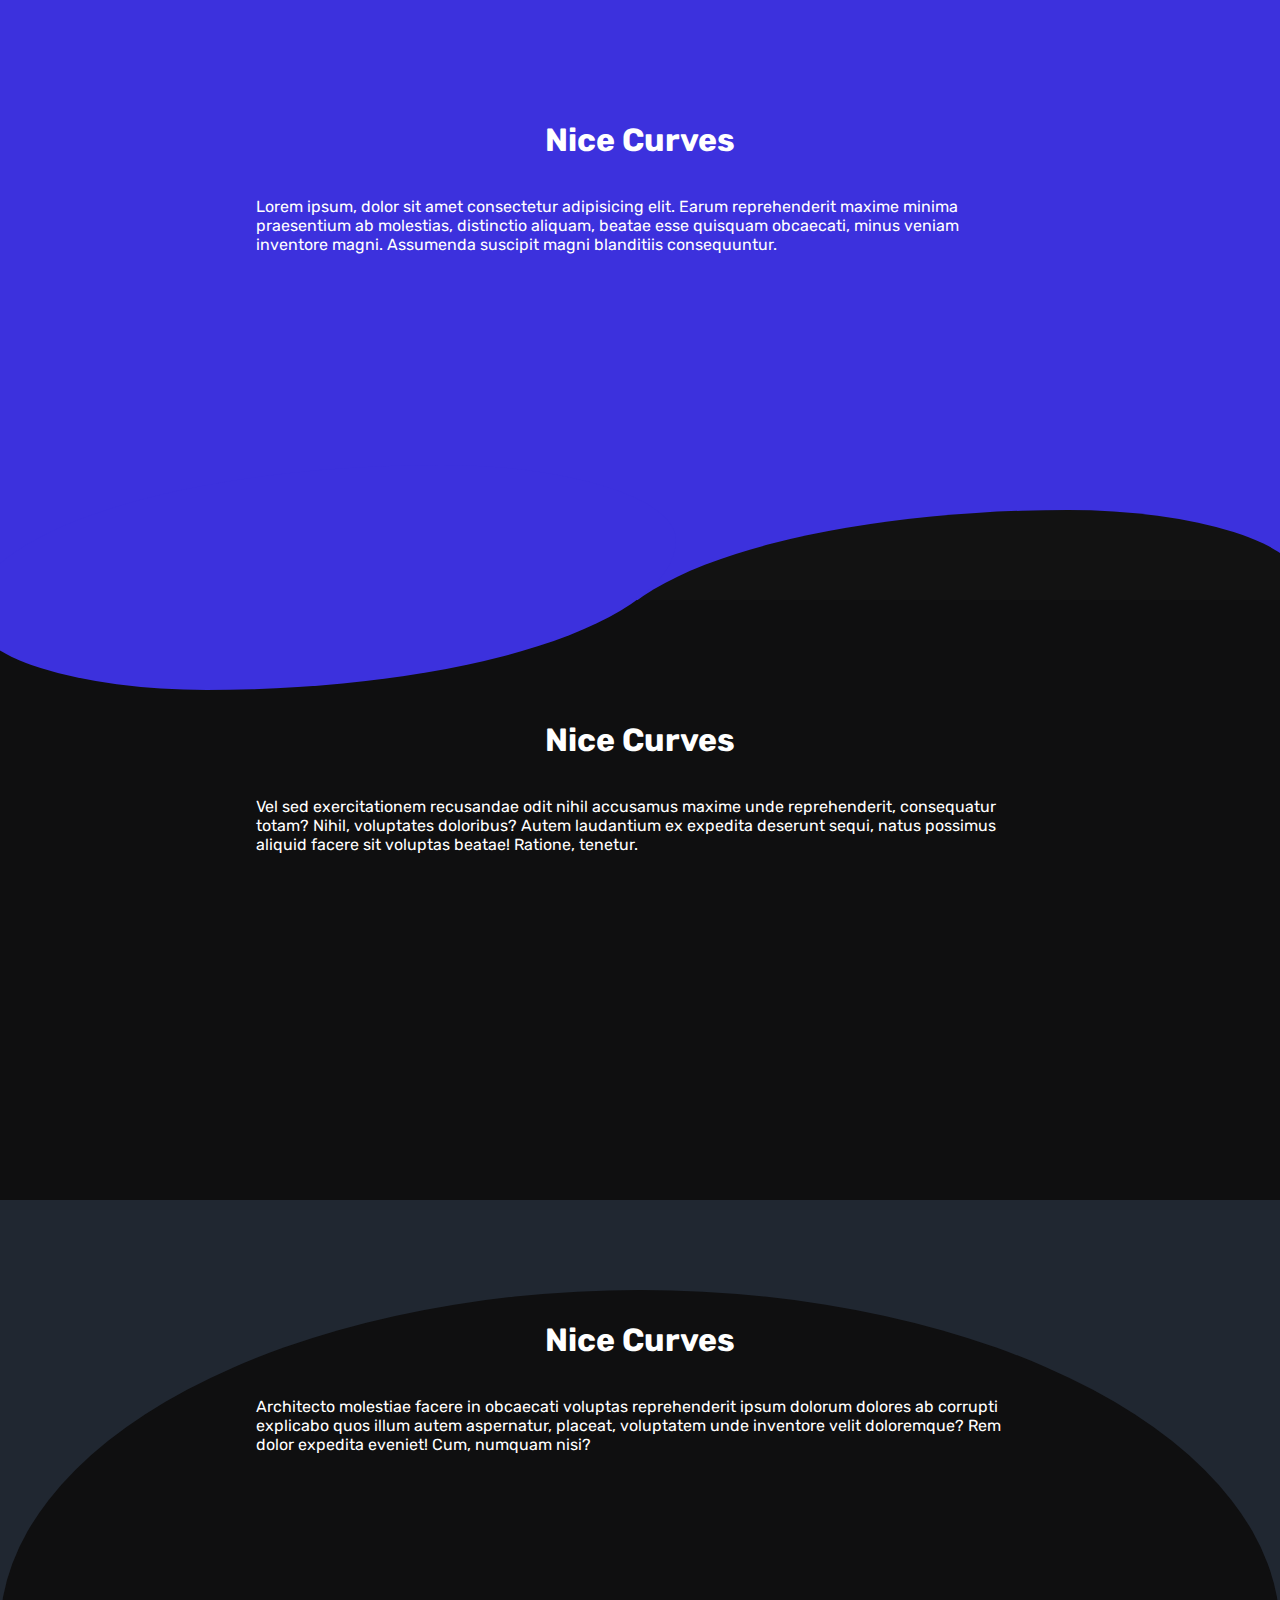
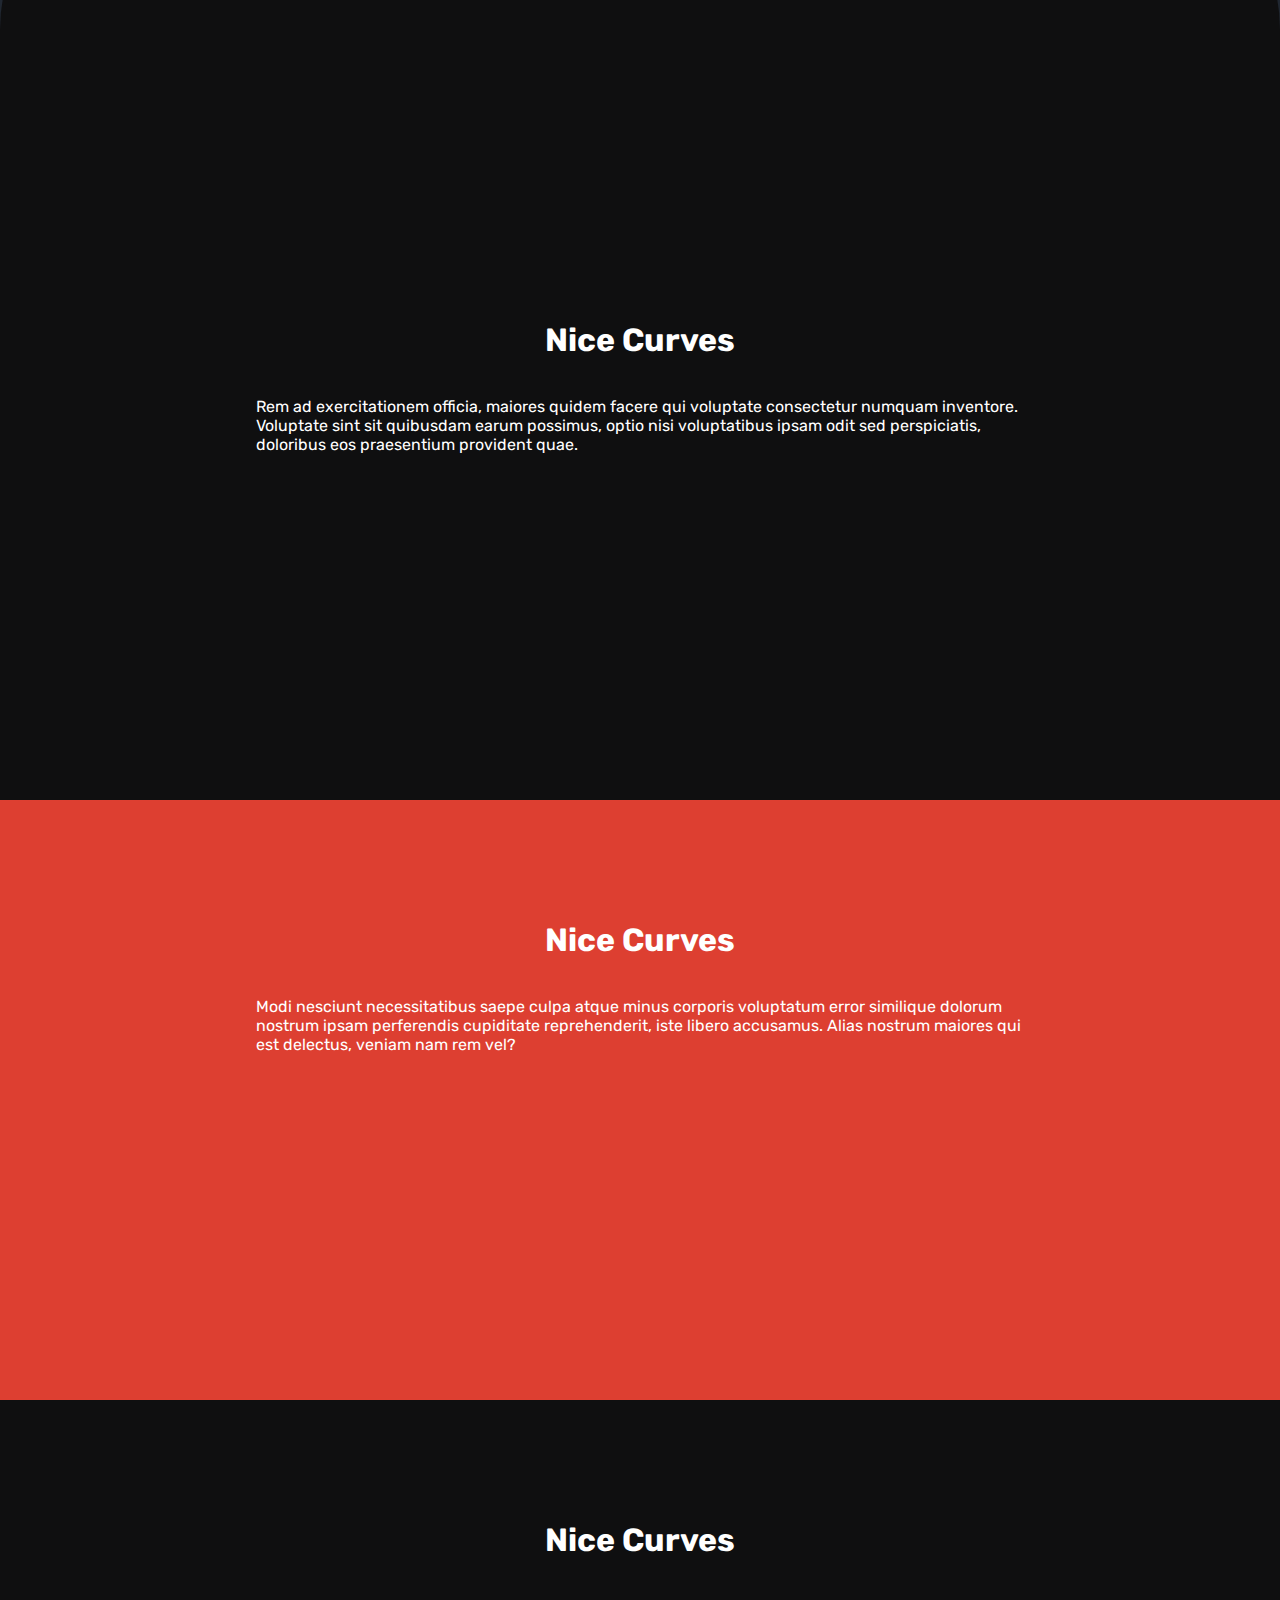
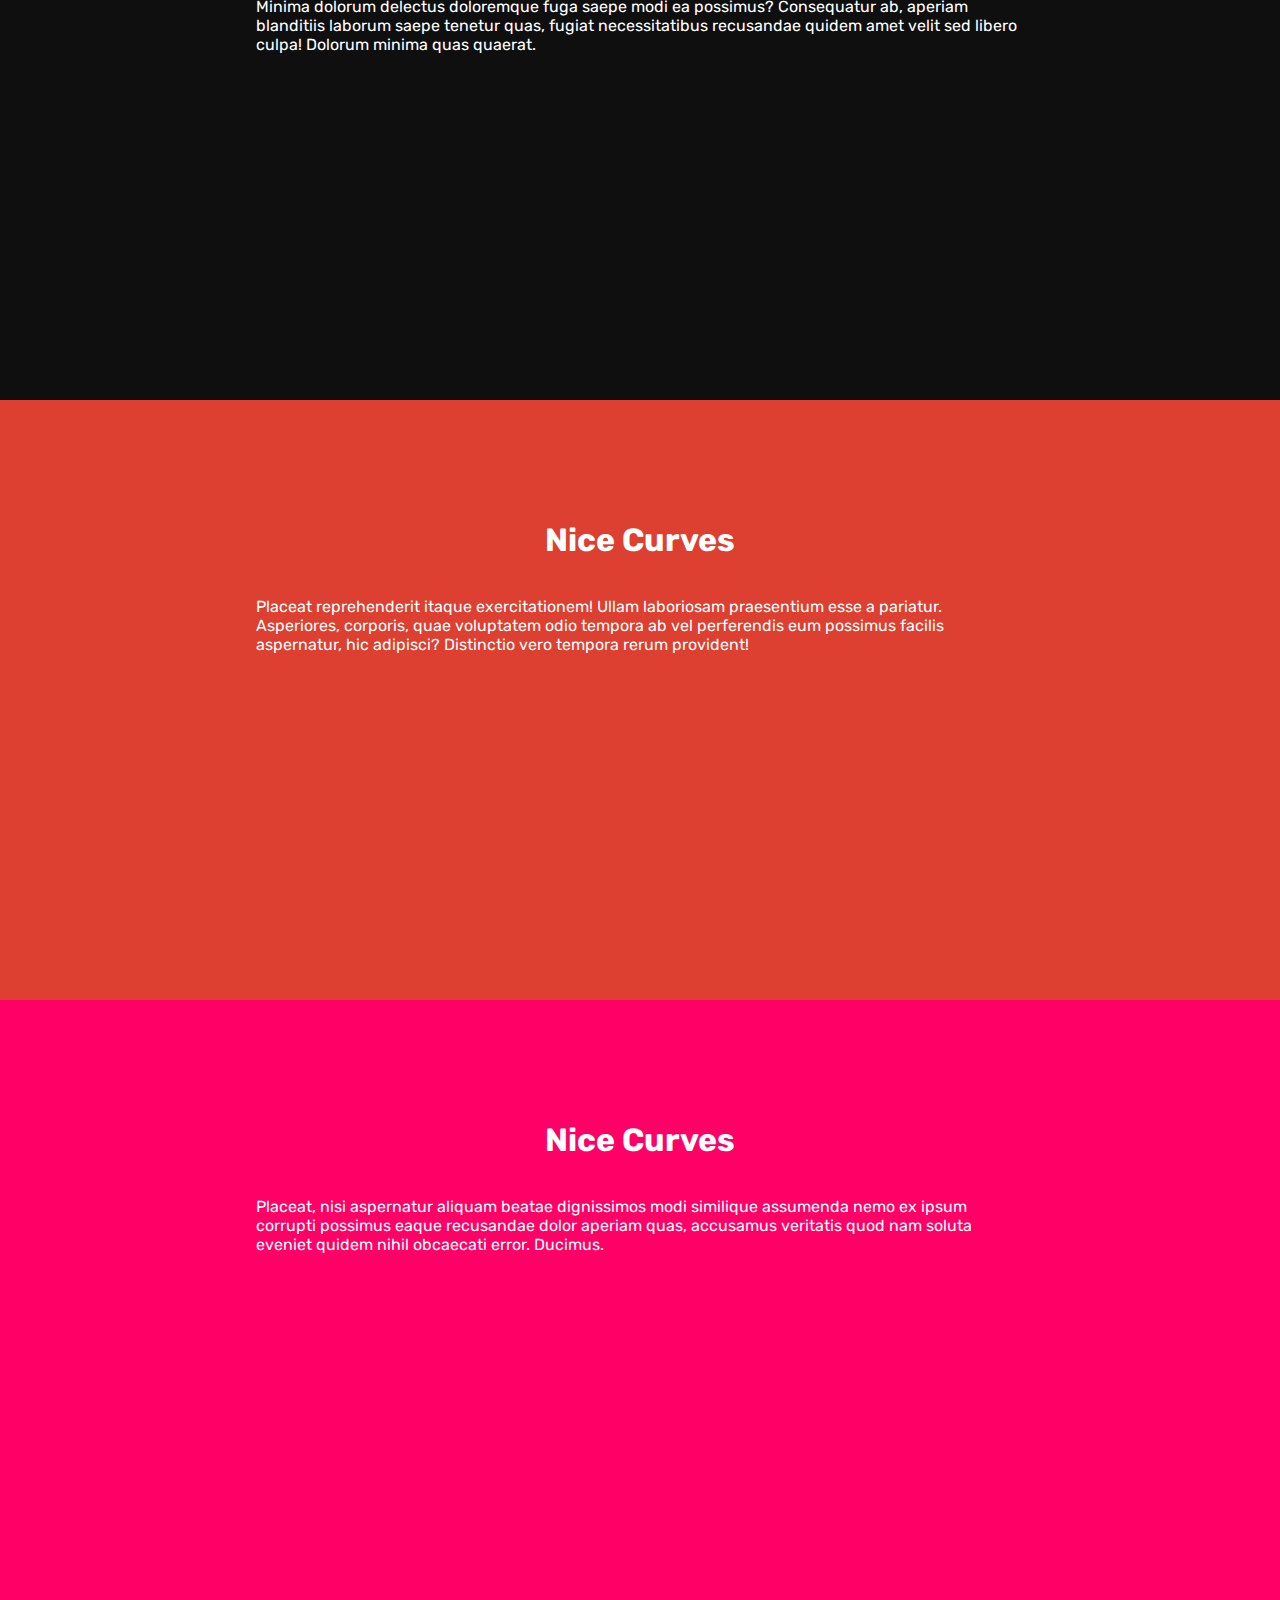
<file: separate_three/curvy/curvy.html>
<!DOCTYPE html>
<html lang="en">
<head>
    <meta charset="UTF-8">
    <meta http-equiv="X-UA-Compatible" content="IE=edge">
    <meta name="viewport" content="width=device-width, initial-scale=1.0">
    <title>curvy</title>
    <link rel="stylesheet" href="curvy.css">
</head>
<body>
    <section class="blue">
        <h1>Nice Curves</h1>
        <p>Lorem ipsum, dolor sit amet consectetur adipisicing elit. Earum reprehenderit maxime minima praesentium ab molestias, distinctio aliquam, beatae esse quisquam obcaecati, minus veniam inventore magni. Assumenda suscipit magni blanditiis consequuntur.</p>
        <div class="curve"></div>
    </section>
    <section class="dark">
        <h1>Nice Curves</h1>
        <p>Vel sed exercitationem recusandae odit nihil accusamus maxime unde reprehenderit, consequatur totam? Nihil, voluptates doloribus? Autem laudantium ex expedita deserunt sequi, natus possimus aliquid facere sit voluptas beatae! Ratione, tenetur.</p>
    </section >
    <section class="bubble">
        <h1>Nice Curves</h1>
        <p>Architecto molestiae facere in obcaecati voluptas reprehenderit ipsum dolorum dolores ab corrupti explicabo quos illum autem aspernatur, placeat, voluptatem unde inventore velit doloremque? Rem dolor expedita eveniet! Cum, numquam nisi?</p>
    </section >
    <section class="dark">
        <h1>Nice Curves</h1>
        <p>Rem ad exercitationem officia, maiores quidem facere qui voluptate consectetur numquam inventore. Voluptate sint sit quibusdam earum possimus, optio nisi voluptatibus ipsam odit sed perspiciatis, doloribus eos praesentium provident quae.</p>
    </section>
    <section class="red">
        <h1>Nice Curves</h1>
        <p>Modi nesciunt necessitatibus saepe culpa atque minus corporis voluptatum error similique dolorum nostrum ipsam perferendis cupiditate reprehenderit, iste libero accusamus. Alias nostrum maiores qui est delectus, veniam nam rem vel?</p>
    </section>
    <section class="dark">
        <h1>Nice Curves</h1>
        <p>Minima dolorum delectus doloremque fuga saepe modi ea possimus? Consequatur ab, aperiam blanditiis laborum saepe tenetur quas, fugiat necessitatibus recusandae quidem amet velit sed libero culpa! Dolorum minima quas quaerat.</p>
    </section>
    <section class="red">
        <h1>Nice Curves</h1>
        <p>Placeat reprehenderit itaque exercitationem! Ullam laboriosam praesentium esse a pariatur. Asperiores, corporis, quae voluptatem odio tempora ab vel perferendis eum possimus facilis aspernatur, hic adipisci? Distinctio vero tempora rerum provident!</p>
    </section>
    <section class="pink">
        <h1>Nice Curves</h1>
        <p>Placeat, nisi aspernatur aliquam beatae dignissimos modi similique assumenda nemo ex ipsum corrupti possimus eaque recusandae dolor aperiam quas, accusamus veritatis quod nam soluta eveniet quidem nihil obcaecati error. Ducimus.</p>
    </section>
</body>
</html>
</file>
<file: separate_three/curvy/curvy.css>
@font-face {
    font-family: 'Rubik';
    src: url("fonts/Rubik-VariableFont_wght.ttf");
}
body {
    margin: 0;
    font-family: "Rubik";
    color: white;
    background: #202731;
    overflow-x:hidden;
}
section {
    position: relative;
    display: flex;
    flex-direction: column;
    align-items: center;
    min-height: 400px;
    padding: 100px 20vw;
    
}
.blue {
    background: #3c31dd;
}
.red {
    background: #dd3f31;
}
.pink {
    background: #ff0066;
}
.dark {
    background: #0f0f10;
}
.curve {
    position: absolute;
    height: 225px;
    width: 100%;
    bottom: 0;
    
}
.curve::before {
    content: '';
    display: block;
    position: absolute;
    border-radius: 100% 50%;
    width: 55%;
    height: 100%;
    background-color: #121212;
    transform: translate(85%, 60%);
    
    
}
.curve::after {
    content: '';
    display: block;
    position: absolute;
    border-radius: 100% 50%;
    width: 55%;
    height: 100%;
    background-color: #3c31dd;
    transform: translate(-4%, 40%);
    z-index: 1;
}

.bubble::after {
    content: '';
    border-top-left-radius: 75% 100%;
    border-top-right-radius: 75% 100%;
    position:absolute;
    bottom:0;
    height: 85%;
    width: 100%;
    background-color: #0f0f10;
    z-index: -1;
}
</file>
